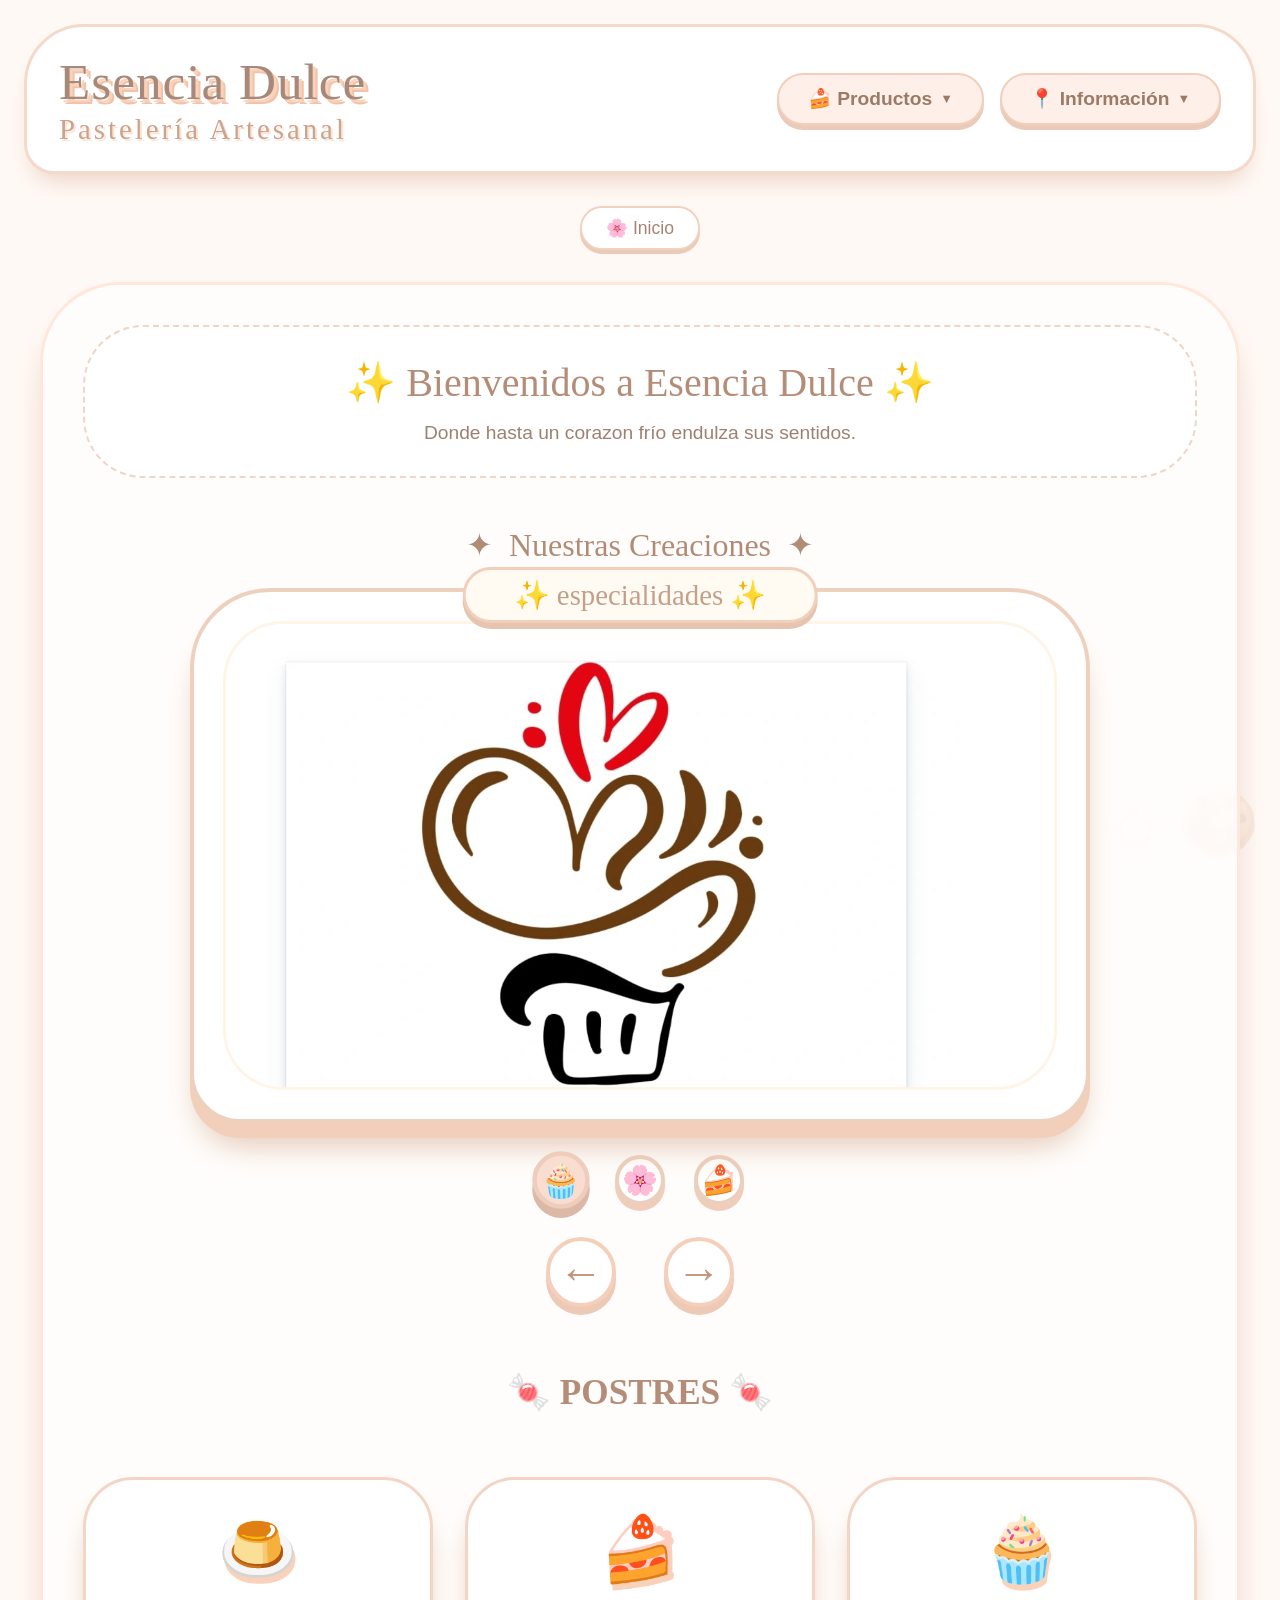
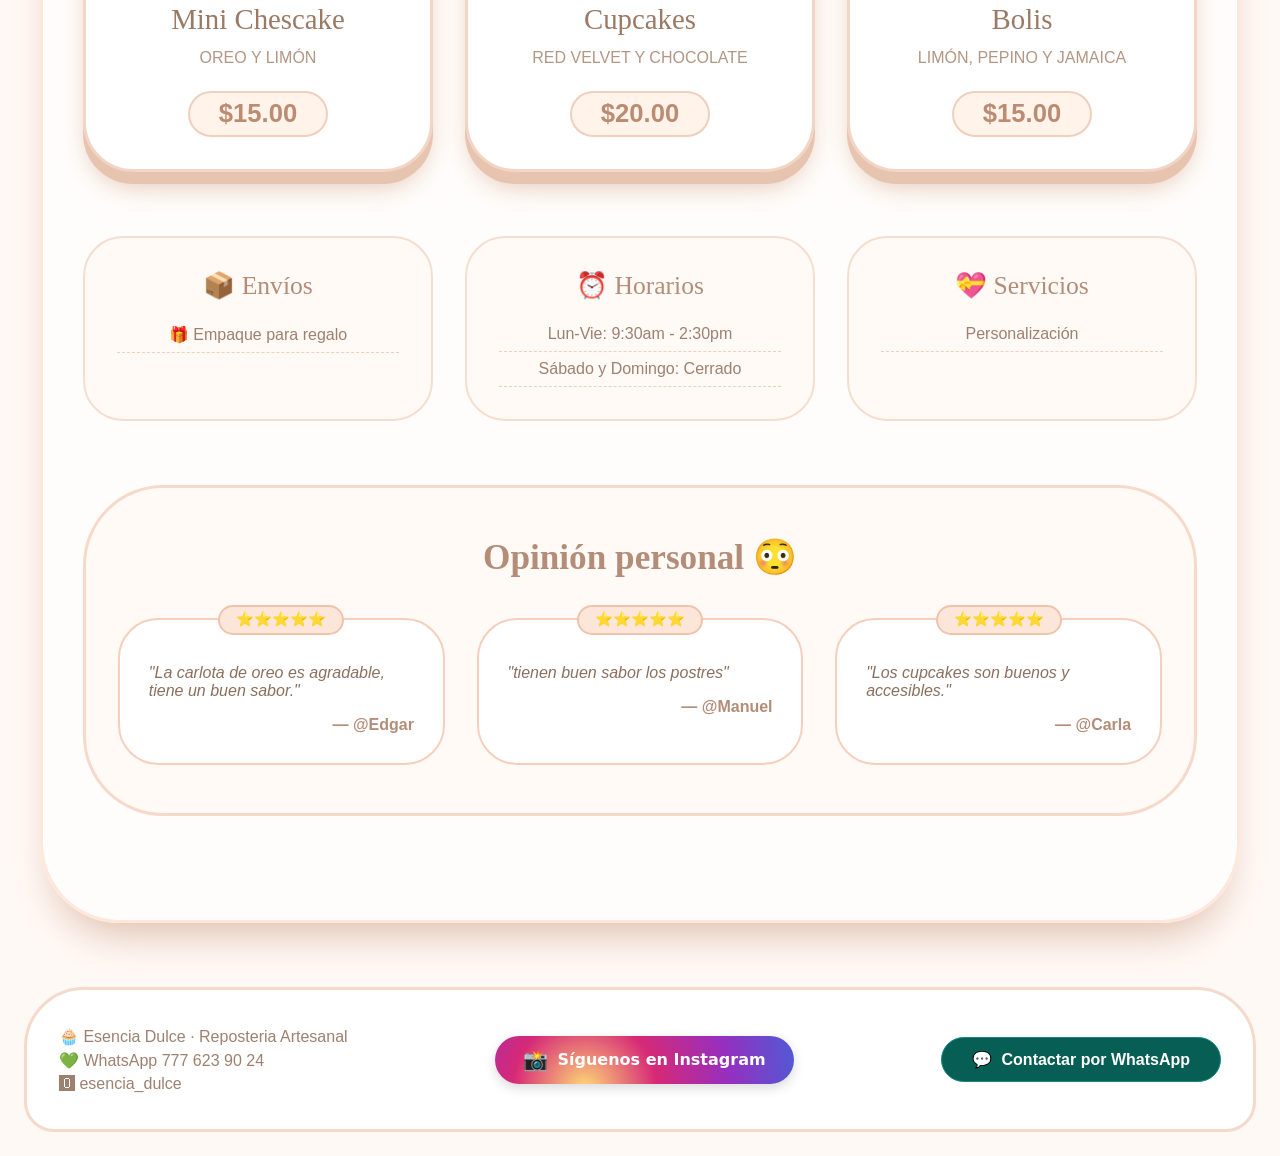
<file: index.html>
<!DOCTYPE html>
<html lang="es">
<head>
    <meta charset="UTF-8">
    <meta http-equiv="X-UA-Compatible" content="IE=edge">
    <meta name="viewport" content="width=device-width, initial-scale=1.0">
    <title>Escencia Dulce · pastelería</title>
    <style>
        * {
            margin: 0;
            padding: 0;
            box-sizing: border-box;
        }

        body {
            font-family: 'Quicksand', 'Poppins', 'Segoe UI', sans-serif;
            background: #fff9f5;
            min-height: 100vh;
            padding: 1.5rem;
            position: relative;
        }

        /* Fondo decorativo */
        body::before {
            content: "🧁 🌸 🍰 ☁️ ✿ 🍪";
            position: fixed;
            bottom: 20px;
            right: 20px;
            font-size: 4rem;
            opacity: 0.1;
            transform: rotate(-5deg);
            pointer-events: none;
            z-index: 0;
            color: #d9b8a4;
        }

        /* Encabezado con logo y título */
        .header-dulce {
            background: #ffffff;
            border-radius: 60px 60px 30px 30px;
            padding: 1.5rem 2rem;
            margin-bottom: 2rem;
            box-shadow: 0 15px 25px -10px #e9cfc0;
            border: 3px solid #f5d9cb;
            position: relative;
            z-index: 10;
            display: flex;
            flex-wrap: wrap;
            align-items: center;
            justify-content: space-between;
        }

        .logo-area {
            display: flex;
            align-items: center;
            gap: 1rem;
        }

        .logo {
            font-size: 3.5rem;
            filter: drop-shadow(2px 4px 4px #ecc9b5);
        }

        h1 {
            font-family: 'Fredoka One', cursive;
            font-size: 3.2rem;
            color: #a6897a;
            text-shadow: 3px 3px 0 #fad2ba, 5px 5px 0 #f0c4aa;
            letter-spacing: 1px;
            font-weight: 400;
            line-height: 1.2;
        }

        h1 span {
            font-size: 1.8rem;
            display: block;
            color: #c9a48f;
            text-shadow: 2px 2px 0 #ffe4d4;
            letter-spacing: 3px;
        }

        /* Menú principal con dropdown */
        .menu-principal {
            display: flex;
            gap: 1rem;
            flex-wrap: wrap;
        }

        .menu-item {
            position: relative;
        }

        .menu-btn {
            background: #fef0e8;
            border: 2px solid #f2cfbb;
            color: #9b7b68;
            padding: 0.8rem 1.8rem;
            border-radius: 40px;
            font-size: 1.2rem;
            font-weight: 600;
            cursor: pointer;
            display: flex;
            align-items: center;
            gap: 0.5rem;
            box-shadow: 0 5px 0 #eacab8;
            transition: all 0.2s;
        }

        .menu-btn:hover {
            background: #ffffff;
            transform: translateY(2px);
            box-shadow: 0 3px 0 #eacab8;
        }

        .dropdown-content {
            position: absolute;
            top: 100%;
            left: 0;
            background: white;
            min-width: 220px;
            border-radius: 30px;
            padding: 1rem 0;
            border: 3px solid #f5d2bf;
            box-shadow: 0 15px 30px #e9cbb8;
            margin-top: 0.8rem;
            opacity: 0;
            visibility: hidden;
            transform: translateY(-10px);
            transition: all 0.3s;
            z-index: 100;
        }

        .menu-item:hover .dropdown-content {
            opacity: 1;
            visibility: visible;
            transform: translateY(0);
        }

        .dropdown-content a {
            display: block;
            padding: 0.8rem 2rem;
            text-decoration: none;
            color: #8b6f5e;
            font-size: 1.1rem;
            transition: all 0.2s;
            border-left: 4px solid transparent;
        }

        .dropdown-content a:hover {
            background: #fff3ea;
            border-left-color: #f0b89a;
            color: #6e4f3e;
        }

        /* Navegación rápida (versión simplificada) */
        .nav-rapida {
            display: flex;
            flex-wrap: wrap;
            justify-content: center;
            gap: 1rem;
            margin: 2rem 0;
        }

        .nav-rapida a {
            text-decoration: none;
            background: #ffffff;
            border: 2px solid #f2d1c0;
            color: #a58471;
            padding: 0.6rem 1.5rem;
            border-radius: 40px;
            font-size: 1.1rem;
            box-shadow: 0 4px 0 #e9cbb8;
            transition: all 0.2s;
        }

        .nav-rapida a:hover {
            transform: translateY(2px);
            box-shadow: 0 2px 0 #e9cbb8;
            background: #fff9f2;
        }

        /* Contenedor principal de contenido */
        .contenido-dulce {
            max-width: 1200px;
            margin: 0 auto;
            background: rgba(255, 255, 255, 0.7);
            backdrop-filter: blur(5px);
            border-radius: 80px;
            padding: 2.5rem;
            border: 3px solid #ffe7db;
            box-shadow: 0 25px 40px -15px #ddbcab;
            position: relative;
            z-index: 5;
        }

        /* Sección de bienvenida */
        .bienvenida {
            text-align: center;
            margin-bottom: 3rem;
            padding: 2rem;
            background: #ffffffd9;
            border-radius: 60px;
            border: 2px dashed #efd5c5;
        }

        .bienvenida h2 {
            font-size: 2.5rem;
            color: #b48d78;
            margin-bottom: 1rem;
            font-family: 'Fredoka One', cursive;
            font-weight: 400;
        }

        .bienvenida p {
            font-size: 1.2rem;
            color: #9e8070;
            max-width: 700px;
            margin: 0 auto;
        }

        /* Carrusel mejorado */
        .carrusel-seccion {
            margin: 3rem 0 4rem;
        }

        .carrusel-titulo {
            text-align: center;
            font-size: 2rem;
            color: #b18b76;
            margin-bottom: 1.5rem;
            font-family: 'Fredoka One', cursive;
            font-weight: 400;
            display: flex;
            align-items: center;
            justify-content: center;
            gap: 1rem;
        }

        .carrusel-marco {
            position: relative;
            max-width: 900px;
            margin: 0 auto;
            padding: 1.8rem;
            background: #ffffff;
            border: 4px solid #eed0bf;
            border-radius: 80px 80px 50px 50px;
            box-shadow: 0 15px 0 #f1cfbb, 0 30px 35px -10px #e1c0ac;
        }

        .carousel {
            position: relative;
            width: 100%;
            aspect-ratio: 16 / 9;
            border-radius: 60px;
            overflow: hidden;
            border: 3px solid #fff5e7;
        }

        .carousel img {
            position: absolute;
            top: 0;
            left: 0;
            width: 100%;
            height: 100%;
            object-fit: cover;
            opacity: 0;
            transition: opacity 0.9s ease;
            border-radius: 57px;
        }

        .carousel img.active {
            opacity: 1;
            z-index: 2;
        }

        .carrusel-marco::before {
            content: "✨  especialidades  ✨";
            position: absolute;
            top: -25px;
            left: 50%;
            transform: translateX(-50%);
            font-size: 1.8rem;
            background: #fffaf2;
            padding: 0.5rem 3rem;
            border-radius: 60px;
            border: 3px solid #f2cfbb;
            white-space: nowrap;
            box-shadow: 0 6px 0 #e7c4b0;
            color: #c49f8b;
            z-index: 5;
            font-family: 'Fredoka One', cursive;
        }

        /* Indicadores */
        .indicadores-pastel {
            display: flex;
            justify-content: center;
            gap: 1.8rem;
            margin: 2rem 0;
        }

        .punto-pastel {
            width: 50px;
            height: 50px;
            border-radius: 50%;
            background: #ffffff;
            border: 4px solid #ebcfbe;
            cursor: pointer;
            transition: all 0.3s;
            box-shadow: 0 6px 0 #f0cdba;
            font-size: 1.8rem;
            display: flex;
            align-items: center;
            justify-content: center;
            color: #d2aa95;
        }

        .punto-pastel.active {
            background: #f9ddd0;
            transform: scale(1.15);
            border-color: #eecdbd;
            box-shadow: 0 8px 0 #dbb9a6;
            color: #a5775e;
        }

        /* Controles */
        .controles-pastel {
            display: flex;
            justify-content: center;
            gap: 3rem;
            margin: 1rem 0 2rem;
        }

        .btn-pastel {
            width: 70px;
            height: 70px;
            border-radius: 50%;
            background: #ffffff;
            border: 4px solid #f5cfbb;
            color: #c2947d;
            font-size: 2.8rem;
            cursor: pointer;
            box-shadow: 0 8px 0 #edcab6;
            transition: all 0.15s ease;
            display: flex;
            align-items: center;
            justify-content: center;
        }

        .btn-pastel:hover {
            transform: translateY(4px);
            box-shadow: 0 4px 0 #edcab6;
            background: #fbebdf;
        }

        /* Tarjetas de productos */
        .productos-grid {
            display: grid;
            grid-template-columns: repeat(auto-fit, minmax(280px, 1fr));
            gap: 2rem;
            margin: 4rem 0;
        }

        .producto-card {
            background: #ffffff;
            border-radius: 50px;
            padding: 2rem 1.5rem;
            text-align: center;
            border: 3px solid #f2d5c5;
            box-shadow: 0 12px 0 #e7c4b0, 0 20px 30px -8px #e1beaa;
            transition: all 0.3s;
        }

        .producto-card:hover {
            transform: translateY(-5px);
            box-shadow: 0 15px 0 #e7c4b0, 0 25px 35px -8px #dbb39d;
        }

        .producto-emoji {
            font-size: 4rem;
            margin-bottom: 1rem;
            filter: drop-shadow(2px 6px 0 #fad2ba);
        }

        .producto-card h3 {
            font-size: 1.8rem;
            color: #9b7a65;
            margin-bottom: 0.8rem;
            font-family: 'Fredoka One', cursive;
            font-weight: 400;
        }

        .producto-card p {
            color: #b39684;
            margin-bottom: 1.5rem;
            font-size: 1rem;
        }

        .producto-precio {
            font-size: 1.6rem;
            color: #bb8b72;
            font-weight: bold;
            background: #fff3ea;
            display: inline-block;
            padding: 0.4rem 1.8rem;
            border-radius: 40px;
            border: 2px solid #f0cfbc;
        }

        /* Sección de información */
        .info-secciones {
            display: grid;
            grid-template-columns: repeat(auto-fit, minmax(250px, 1fr));
            gap: 2rem;
            margin: 4rem 0;
        }

        .info-bloque {
            background: #fffaf5;
            border-radius: 40px;
            padding: 2rem;
            text-align: center;
            border: 2px solid #f7ddcf;
        }

        .info-bloque h4 {
            font-size: 1.6rem;
            color: #b48d78;
            margin-bottom: 1rem;
            font-family: 'Fredoka One', cursive;
            font-weight: 400;
        }

        .info-bloque ul {
            list-style: none;
        }

        .info-bloque li {
            padding: 0.5rem 0;
            color: #9e8070;
            border-bottom: 1px dashed #f0cfbc;
        }

        /* Testimonios */
        .testimonios {
            background: #fffaf5;
            border-radius: 80px;
            padding: 3rem 2rem;
            margin: 4rem 0;
            border: 3px solid #f7d9c9;
        }

        .testimonios h3 {
            text-align: center;
            font-size: 2.2rem;
            color: #b48d78;
            margin-bottom: 2.5rem;
            font-family: 'Fredoka One', cursive;
        }

        .testimonios-grid {
            display: grid;
            grid-template-columns: repeat(auto-fit, minmax(280px, 1fr));
            gap: 2rem;
        }

        .testimonio {
            background: white;
            border-radius: 40px;
            padding: 1.8rem;
            border: 2px solid #f5cfbb;
            position: relative;
        }

        .testimonio::before {
            content: "⭐⭐⭐⭐⭐";
            position: absolute;
            top: -15px;
            left: 50%;
            transform: translateX(-50%);
            background: #fce6d9;
            padding: 0.3rem 1rem;
            border-radius: 30px;
            font-size: 0.9rem;
            border: 2px solid #f0c4aa;
        }

        .testimonio p {
            color: #8b6f5e;
            font-style: italic;
            margin: 1rem 0;
        }

        .testimonio-autor {
            color: #b48d78;
            font-weight: bold;
            text-align: right;
        }

        /* Footer */
        .footer-dulce {
            margin-top: 4rem;
            padding: 2rem;
            background: #ffffff;
            border-radius: 60px 60px 30px 30px;
            border: 3px solid #f5d9cb;
            display: flex;
            flex-wrap: wrap;
            justify-content: space-between;
            align-items: center;
            gap: 2rem;
        }

        .footer-info p {
            color: #9e8070;
            margin: 0.3rem 0;
        }

        .footer-social {
            display: flex;
            gap: 1.5rem;
        }

        .footer-social span {
            font-size: 2rem;
            cursor: pointer;
            filter: drop-shadow(2px 2px 0 #fad2ba);
            transition: all 0.2s;
        }

        .footer-social span:hover {
            transform: scale(1.1);
        }

        .newsletter {
            display: flex;
            gap: 0.5rem;
        }

        .newsletter input {
            padding: 0.8rem 1.5rem;
            border-radius: 40px;
            border: 2px solid #f2cfbb;
            background: #fffaf5;
            font-family: inherit;
        }

        .newsletter button {
            padding: 0.8rem 1.8rem;
            border-radius: 40px;
            border: none;
            background: #fad2ba;
            color: #7a5b48;
            font-weight: bold;
            cursor: pointer;
            border: 2px solid #eacab8;
        }

        /* Responsive */
        @media (max-width: 800px) {
            .header-dulce {
                flex-direction: column;
                text-align: center;
                gap: 1rem;
            }
            
            h1 {
                font-size: 2.5rem;
            }
            
            .carrusel-marco::before {
                font-size: 1.2rem;
                padding: 0.3rem 1rem;
                white-space: normal;
                width: 90%;
            }
        }
    </style>
</head>
<body>
    <div class="header-dulce">
        <div class="logo-area">
            <h1>Esencia Dulce<br><span>Pastelería Artesanal</span></h1>
        </div>
        
        <!-- Menú con dropdowns -->
        <div class="menu-principal">
            <div class="menu-item">
                <button class="menu-btn">🍰 Productos <span style="font-size:0.8rem;">▼</span></button>
                <div class="dropdown-content">
                    <a href="menu/cheesecake.html">Cheesecake</a> 
                    <a href="menu/cupcake.html">Cupcakes</a>
                    <a href="menu/bolis.html">Bolis</a>
                </div>
           </div>
            
                   
            <div class="menu-item">
                <button class="menu-btn">📍 Información <span style="font-size:0.8rem;">▼</span></button>
                <div class="dropdown-content">
                    <a href="nosotros.html">Sobre nosotros</a>
                     <a href="whatsApp.html">Ordenes</a>
                </div>
            </div>
        </div>
    </div>

    <!-- Navegación rápida -->
    <div class="nav-rapida">
        <a href="index.html">🌸 Inicio</a>
    </div>

    <div class="contenido-dulce">
        <!-- Bienvenida -->
        <div class="bienvenida">
            <h2>✨ Bienvenidos a Esencia Dulce ✨</h2>
            <p>Donde hasta un corazon frío endulza sus sentidos.</p>
        </div>

        <!-- Carrusel -->
        <div class="carrusel-seccion">
            <div class="carrusel-titulo">
                <span>✦︎</span> Nuestras Creaciones <span>✦︎</span>
            </div>
            <div class="carrusel-marco">
                <div class="carousel" id="carruselEsencia">
                    <img src="imaganes/imagen3.jpeg" class="active" alt="dulce 1" alt="descripción" style="width: 740px; height: auto;">  
                    <img src="imaganes/imagen2.jpeg" alt="dulce 2">
                    <img src="imaganes/limon.jpg" alt="dulce 3">
                </div>
            </div>

            <div class="indicadores-pastel" id="indicadoresEsencia"></div>

            <div class="controles-pastel">
                <button class="btn-pastel" id="btnPrev">←</button>
                <button class="btn-pastel" id="btnNext">→</button>
            </div>
        </div>

        <!-- Productos destacados -->
        <h2 style="text-align: center; color: #b48d78; font-size: 2.2rem; margin: 3rem 0 1rem; font-family: 'Fredoka One';">🍬 POSTRES 🍬</h2>
        <div class="productos-grid">
            <div class="producto-card">
                <div class="producto-emoji"> 🍮</div>
                <h3>Mini Chescake</h3>
                <p> OREO Y LIMÓN</p>
                <div class="producto-precio">$15.00</div>
            </div>
            <div class="producto-card">
                <div class="producto-emoji"> 🍰</div>
                <h3>Cupcakes </h3>
                <p> RED VELVET Y CHOCOLATE</p>
                <div class="producto-precio">$20.00</div>
            </div>
            <div class="producto-card">
                <div class="producto-emoji"> 🧁</div>
                <h3>Bolis</h3>
                <p>LIMÓN, PEPINO Y JAMAICA</p>
                <div class="producto-precio">$15.00</div>
            </div>
        </div>

        <!-- Secciones de información -->
        <div class="info-secciones">
            <div class="info-bloque">
                <h4>📦 Envíos</h4>
                <ul>
                    <li>🎁 Empaque para regalo</li>
                </ul>
            </div>
            <div class="info-bloque">
                <h4>⏰ Horarios</h4>
                <ul>
                    <li>Lun-Vie: 9:30am - 2:30pm</li>
                    <li> Sábado y Domingo: Cerrado</li>
                </ul>
            </div>
            <div class="info-bloque">
                <h4>💝 Servicios</h4>
                <ul>
                    <li>Personalización</li>
                </ul>
            </div>
        </div>

        <!-- Testimonios -->
        <div class="testimonios">
            <h3>Opinión personal 😳</h3>
            <div class="testimonios-grid">
                <div class="testimonio">
                    <p>"La carlota de oreo es agradable, tiene un buen sabor."</p>
                    <div class="testimonio-autor">— @Edgar</div>
                </div>
                <div class="testimonio">
                    <p>"tienen buen sabor los postres"</p>
                    <div class="testimonio-autor">— @Manuel</div>
                </div>
                <div class="testimonio">
                    <p>"Los cupcakes son buenos y accesibles."</p>
                    <div class="testimonio-autor">— @Carla</div>
                </div>
            </div>
        </div>
    </div>

    <!-- Footer -->
    <div class="footer-dulce">
        <div class="footer-info">
            <p>🧁 Esencia Dulce · Reposteria  Artesanal</p>
         <p>💚 WhatsApp 
        777 623 90 24</p>
         <p> 🅾 esencia_dulce</p>
        </div>
  <a href="https://www.instagram.com/esencia_dulce__/" target="_blank" rel="noopener noreferrer"
   style="display: inline-flex; align-items: center; gap: 10px;
          background: radial-gradient(circle at 30% 110%, #feda77, #d62976, #962fbf, #4f5bd5);
          color: white; padding: 12px 28px; border-radius: 50px;
          text-decoration: none; font-weight: 600; font-size: 16px;
          font-family: system-ui, sans-serif; transition: all 0.3s ease;
          box-shadow: 0 4px 12px rgba(0,0,0,0.15); border: none;
          cursor: pointer;"
   onmouseover="this.style.transform='translateY(-3px)'; this.style.boxShadow='0 8px 20px rgba(0,0,0,0.2)';"
   onmouseout="this.style.transform='translateY(0)'; this.style.boxShadow='0 4px 12px rgba(0,0,0,0.15)';">
   <span style="font-size: 20px;">📸</span> Síguenos en Instagram


   <a href="https://wa.me/527776239024?text=Hola%2C%20quisiera%20ordenar"
   target="_blank"
   style="display: inline-flex; align-items: center; gap: 10px;
          background: #075E54; color: white; padding: 12px 30px;
          border-radius: 40px; text-decoration: none; font-weight: 600;
          font-family: Arial, sans-serif; font-size: 16px;
          transition: 0.2s; border: 1px solid #128C7E;">
    <span>💬</span> 
    Contactar por WhatsApp
</a>
</a>

</a>
</a>
        </div>
        <div class="newsletter">

        </div>
    </div>

    <!-- JavaScript del carrusel -->
    <script>
        (function() {
            const carrusel = document.getElementById('carruselEsencia');
            const imagenes = carrusel.querySelectorAll('img');
            const indicadoresDiv = document.getElementById('indicadoresEsencia');
            const btnPrev = document.getElementById('btnPrev');
            const btnNext = document.getElementById('btnNext');
            
            let indiceActivo = 0;
            let timer;

            const simbolos = ['🧁', '🌸', '🍰', '✨', '🍪'];
            
            imagenes.forEach((_, i) => {
                const punto = document.createElement('button');
                punto.classList.add('punto-pastel');
                punto.textContent = simbolos[i % simbolos.length];
                if (i === 0) punto.classList.add('active');
                punto.addEventListener('click', () => irAImagen(i));
                indicadoresDiv.appendChild(punto);
            });

            const puntos = document.querySelectorAll('.punto-pastel');

            function irAImagen(nuevoIndice) {
                if (nuevoIndice < 0) nuevoIndice = imagenes.length - 1;
                if (nuevoIndice >= imagenes.length) nuevoIndice = 0;

                imagenes.forEach(img => img.classList.remove('active'));
                imagenes[nuevoIndice].classList.add('active');

                puntos.forEach((punto, i) => {
                    if (i === nuevoIndice) {
                        punto.classList.add('active');
                    } else {
                        punto.classList.remove('active');
                    }
                });

                indiceActivo = nuevoIndice;
            }

            function siguiente() {
                irAImagen(indiceActivo + 1);
                reiniciarTimer();
            }

            function anterior() {
                irAImagen(indiceActivo - 1);
                reiniciarTimer();
            }

            function reiniciarTimer() {
                if (timer) clearInterval(timer);
                timer = setInterval(siguiente, 5000);
            }

            btnNext.addEventListener('click', siguiente);
            btnPrev.addEventListener('click', anterior);
            reiniciarTimer();

            const marcoCarrusel = document.querySelector('.carrusel-marco');
            marcoCarrusel.addEventListener('mouseenter', () => {
                if (timer) clearInterval(timer);
            });

            marcoCarrusel.addEventListener('mouseleave', () => {
                reiniciarTimer();
            });
        })();
    </script>
</body>
</html>
</file>
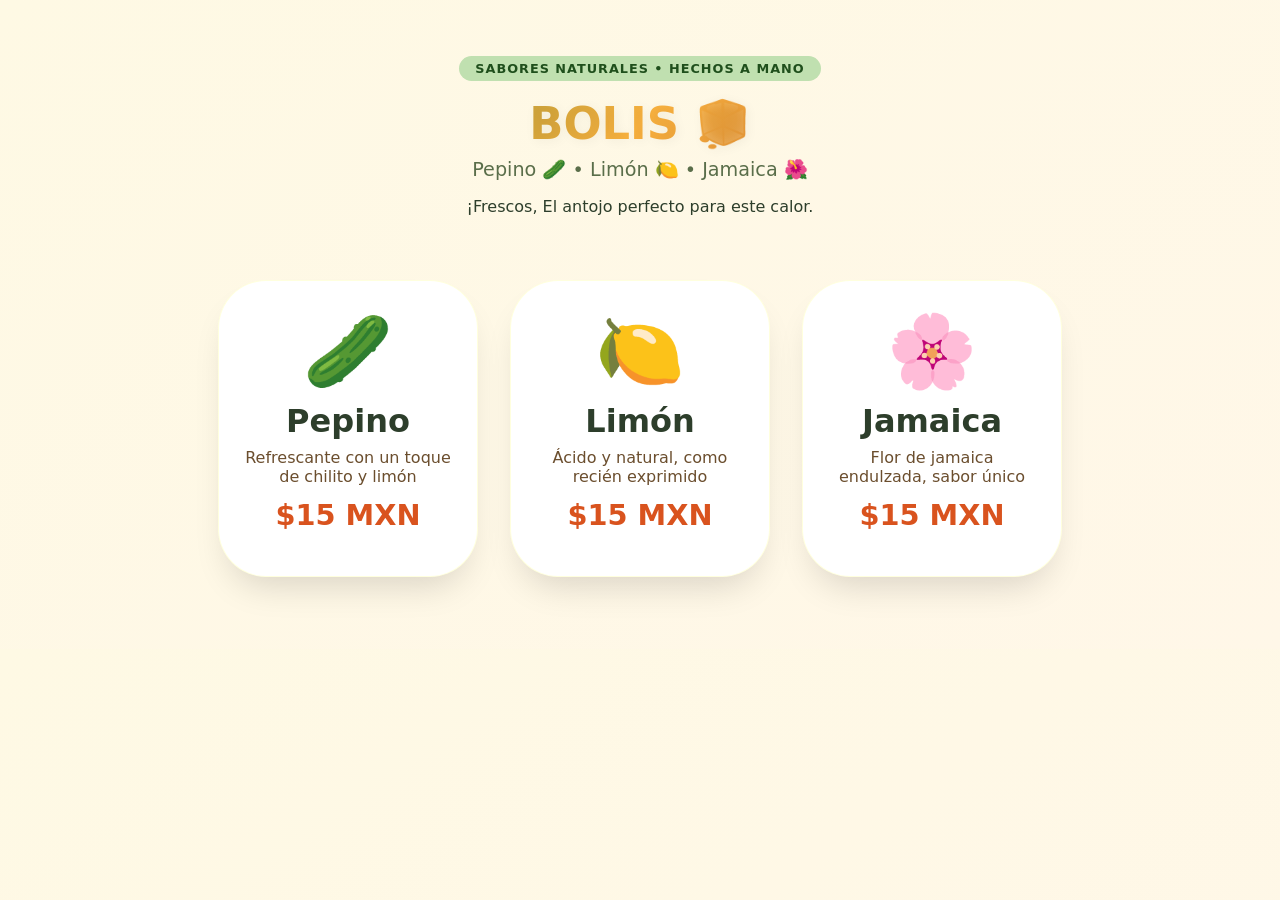
<file: bolis.html>
<!DOCTYPE html>
<html lang="es">
<head>
    <meta charset="UTF-8">
    <meta name="viewport" content="width=device-width, initial-scale=1.0, user-scalable=yes">
    <title>Bolis Artesanales | Pepino, Limón y Jamaica</title>
    <style>
        * {
            margin: 0;
            padding: 0;
            box-sizing: border-box;
        }

        body {
            font-family: 'Segoe UI', 'Poppins', system-ui, -apple-system, 'Roboto', sans-serif;
            background: linear-gradient(145deg, #fef9e4 0%, #fff7e8 100%);
            color: #2d3e2b;
            scroll-behavior: smooth;
        }

        /* contenedor principal */
        .container {
            max-width: 1200px;
            margin: 0 auto;
            padding: 1.5rem;
        }

        /* encabezado */
        .header {
            text-align: center;
            padding: 2rem 0 1rem;
        }

        .badge {
            background: #c0e0b0;
            color: #1f4f1c;
            display: inline-block;
            padding: 0.3rem 1rem;
            border-radius: 40px;
            font-weight: 600;
            font-size: 0.8rem;
            letter-spacing: 1px;
            margin-bottom: 1rem;
        }

        h1 {
            font-size: 2.8rem;
            font-weight: 800;
            background: linear-gradient(135deg, #2c6e2c, #f9b23f, #b23c1c);
            background-clip: text;
            -webkit-background-clip: text;
            color: transparent;
            text-shadow: 2px 2px 12px rgba(0,0,0,0.05);
            margin-bottom: 0.5rem;
        }

        .tagline {
            font-size: 1.2rem;
            color: #5a6e4a;
            font-weight: 500;
            margin-bottom: 1rem;
        }

        /* tarjetas de sabores */
        .sabores {
            display: flex;
            flex-wrap: wrap;
            justify-content: center;
            gap: 2rem;
            margin: 3rem 0;
        }

        .card {
            background: white;
            border-radius: 48px;
            padding: 1.8rem 1.5rem 2rem;
            width: 260px;
            text-align: center;
            box-shadow: 0 20px 35px -12px rgba(0, 0, 0, 0.15);
            transition: transform 0.2s ease, box-shadow 0.2s;
            backdrop-filter: blur(2px);
            border: 1px solid rgba(255,255,200,0.6);
        }

        .card:hover {
            transform: translateY(-10px);
            box-shadow: 0 30px 40px -12px rgba(0, 0, 0, 0.2);
        }

        .emoji-sabor {
            font-size: 4.5rem;
            margin-bottom: 0.5rem;
        }

        .card h3 {
            font-size: 2rem;
            font-weight: 700;
            margin-bottom: 0.5rem;
        }

        .card p {
            color: #6b4e2e;
            font-weight: 500;
            margin: 0.5rem 0;
        }

        .precio {
            font-size: 1.8rem;
            font-weight: 800;
            color: #d9531e;
            margin: 0.75rem 0;
        }

        .btn-sabor {
            background: #f4cba4;
            border: none;
            padding: 0.6rem 1.2rem;
            border-radius: 60px;
            font-weight: 600;
            font-size: 0.9rem;
            cursor: pointer;
            transition: 0.2s;
            margin-top: 0.5rem;
            color: #3b2a1f;
        }

        .btn-sabor:hover {
            background: #ffb347;
            color: white;
            transform: scale(1.02);
        }

        /* promo especial */
        .promo-banner {
            background: #ffe0b5;
            border-radius: 70px;
            padding: 1.5rem 2rem;
            display: flex;
            flex-wrap: wrap;
            align-items: center;
            justify-content: space-between;
            margin: 2rem 0;
            gap: 1rem;
            border: 2px dashed #f3a683;
        }

        .promo-text h4 {
            font-size: 1.8rem;
            font-weight: 800;
            color: #b64926;
        }

        .promo-text p {
            font-size: 1rem;
        }

        .cupon {
            background: white;
            padding: 0.8rem 1.5rem;
            border-radius: 50px;
            font-weight: bold;
            font-family: monospace;
            font-size: 1.4rem;
            letter-spacing: 2px;
            color: #2c6e2c;
            border: 1px solid #cb8b42;
        }

        /* carrito / pedido simulado */
        .pedido-section {
            background: #f0f3ea;
            border-radius: 48px;
            padding: 2rem;
            margin: 2rem 0;
            text-align: center;
        }

        .selector {
            display: flex;
            flex-wrap: wrap;
            justify-content: center;
            gap: 1rem;
            margin: 1.5rem 0;
        }

        .item-pedido {
            background: white;
            padding: 0.6rem 1.2rem;
            border-radius: 100px;
            display: inline-flex;
            align-items: center;
            gap: 0.6rem;
            font-weight: 600;
            box-shadow: 0 2px 6px rgba(0,0,0,0.05);
        }

        .item-pedido button {
            background: #cfe3c3;
            border: none;
            font-size: 1.2rem;
            width: 32px;
            border-radius: 50%;
            cursor: pointer;
            font-weight: bold;
            transition: 0.1s;
        }

        .item-pedido span {
            min-width: 30px;
            text-align: center;
            font-size: 1.2rem;
        }

        .total {
            font-size: 1.8rem;
            font-weight: 800;
            margin: 1rem 0;
        }

        .btn-pedir {
            background: #2c6e2c;
            color: white;
            border: none;
            padding: 0.9rem 2.5rem;
            font-size: 1.2rem;
            font-weight: bold;
            border-radius: 60px;
            cursor: pointer;
            transition: 0.2s;
            box-shadow: 0 8px 14px rgba(0,0,0,0.1);
        }

        .btn-pedir:hover {
            background: #1f521f;
            transform: scale(1.02);
        }

        .mensaje-flotante {
            position: fixed;
            bottom: 20px;
            right: 20px;
            background: #2e7d32;
            color: white;
            padding: 12px 24px;
            border-radius: 40px;
            font-weight: 500;
            opacity: 0;
            transition: opacity 0.3s;
            pointer-events: none;
            z-index: 1000;
            box-shadow: 0 4px 12px rgba(0,0,0,0.2);
        }

        footer {
            text-align: center;
            padding: 2rem 0 1rem;
            font-size: 0.8rem;
            color: #8f9e7c;
        }

        @media (max-width: 680px) {
            h1 { font-size: 2rem; }
            .card { width: 220px; }
            .promo-banner { flex-direction: column; text-align: center; }
        }
    </style>
</head>
<body>
<div class="container">
    <div class="header">
        <div class="badge"> SABORES NATURALES • HECHOS A MANO</div>
        <h1> BOLIS  🧊</h1>
        <div class="tagline">Pepino 🥒 • Limón 🍋 • Jamaica 🌺</div>
        <p>¡Frescos, El antojo perfecto para este calor.</p>
    </div>

    <!-- Tarjetas de sabores -->
    <div class="sabores">
        <div class="card">
            <div class="emoji-sabor">🥒</div>
            <h3>Pepino</h3>
            <p>Refrescante con un toque de chilito y limón</p>
            <div class="precio">$15 MXN</div>
        </div>
        <div class="card">
            <div class="emoji-sabor">🍋</div>
            <h3>Limón</h3>
            <p>Ácido y natural, como recién exprimido</p>
            <div class="precio">$15 MXN</div>
        </div>
        <div class="card">
            <div class="emoji-sabor">🌸</div>
            <h3>Jamaica</h3>
            <p>Flor de jamaica endulzada, sabor único</p>
            <div class="precio">$15 MXN</div>
        </div>
    </div>
</file>
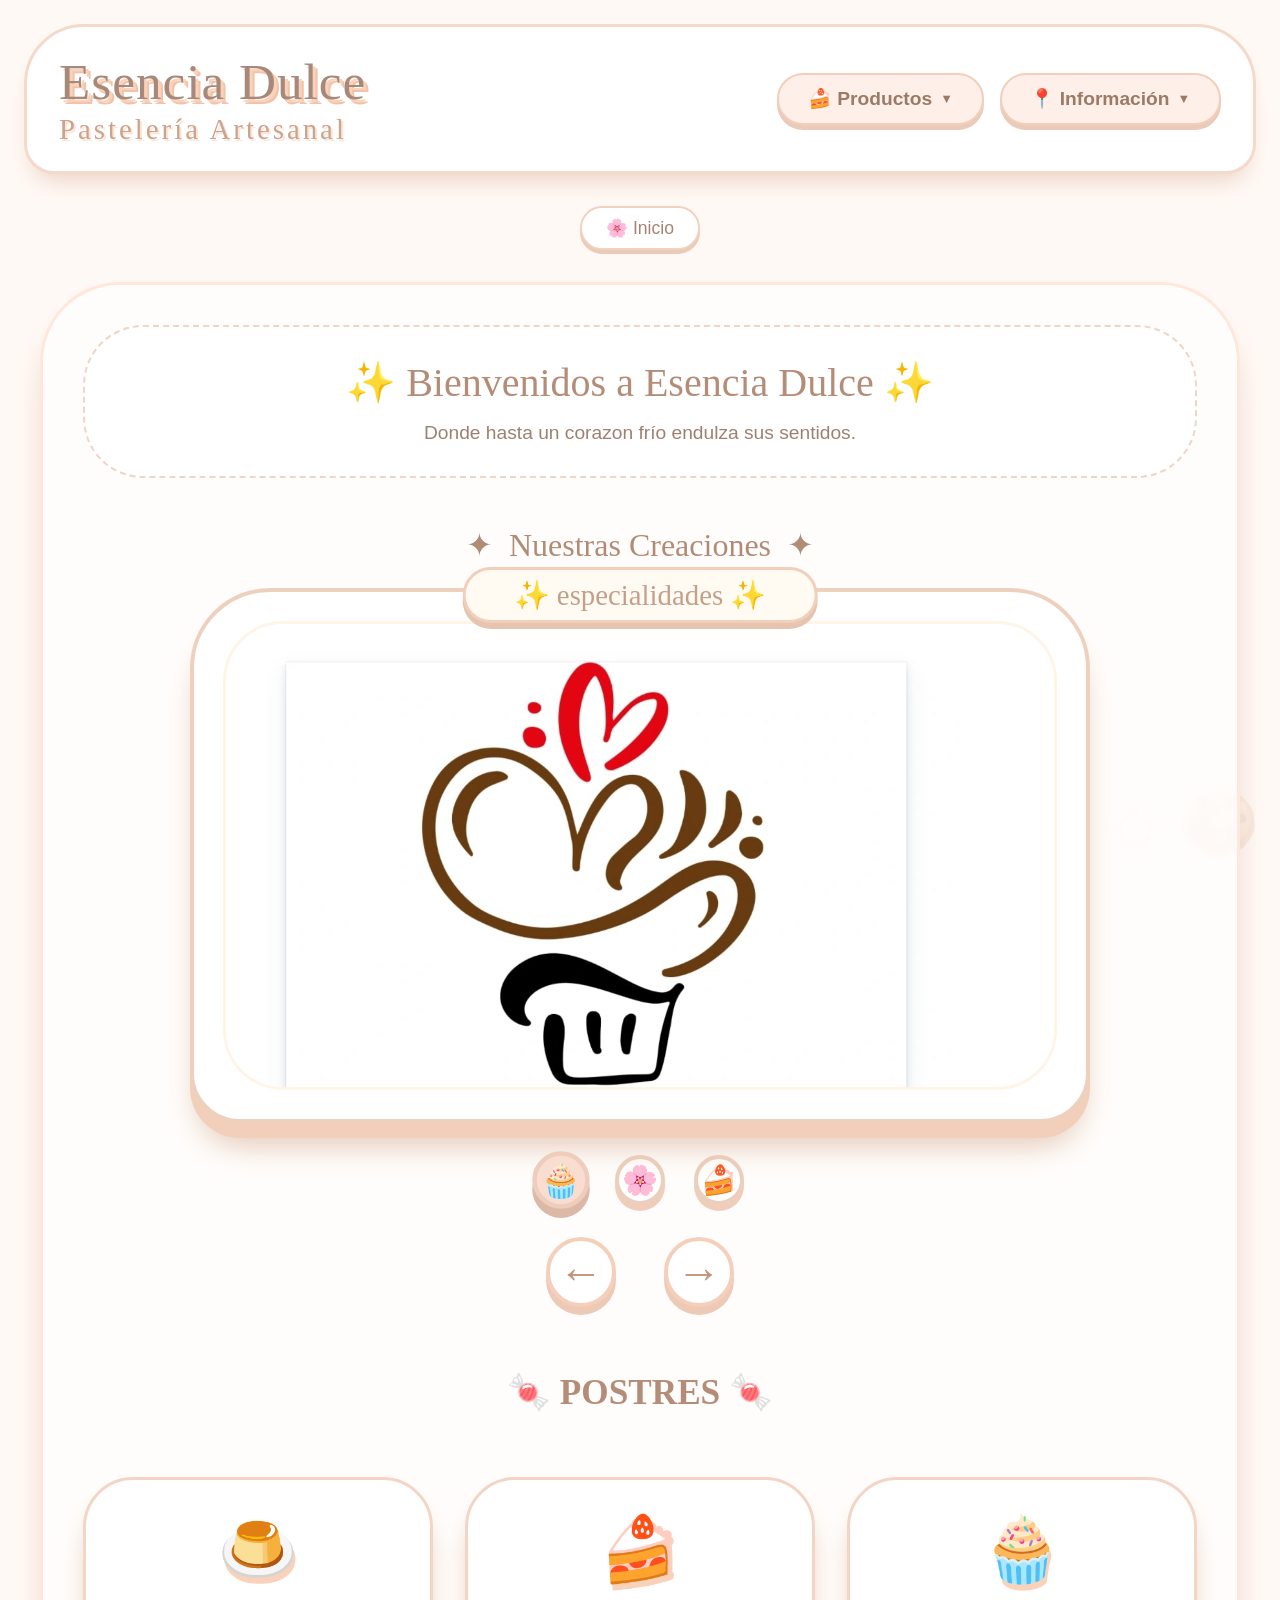
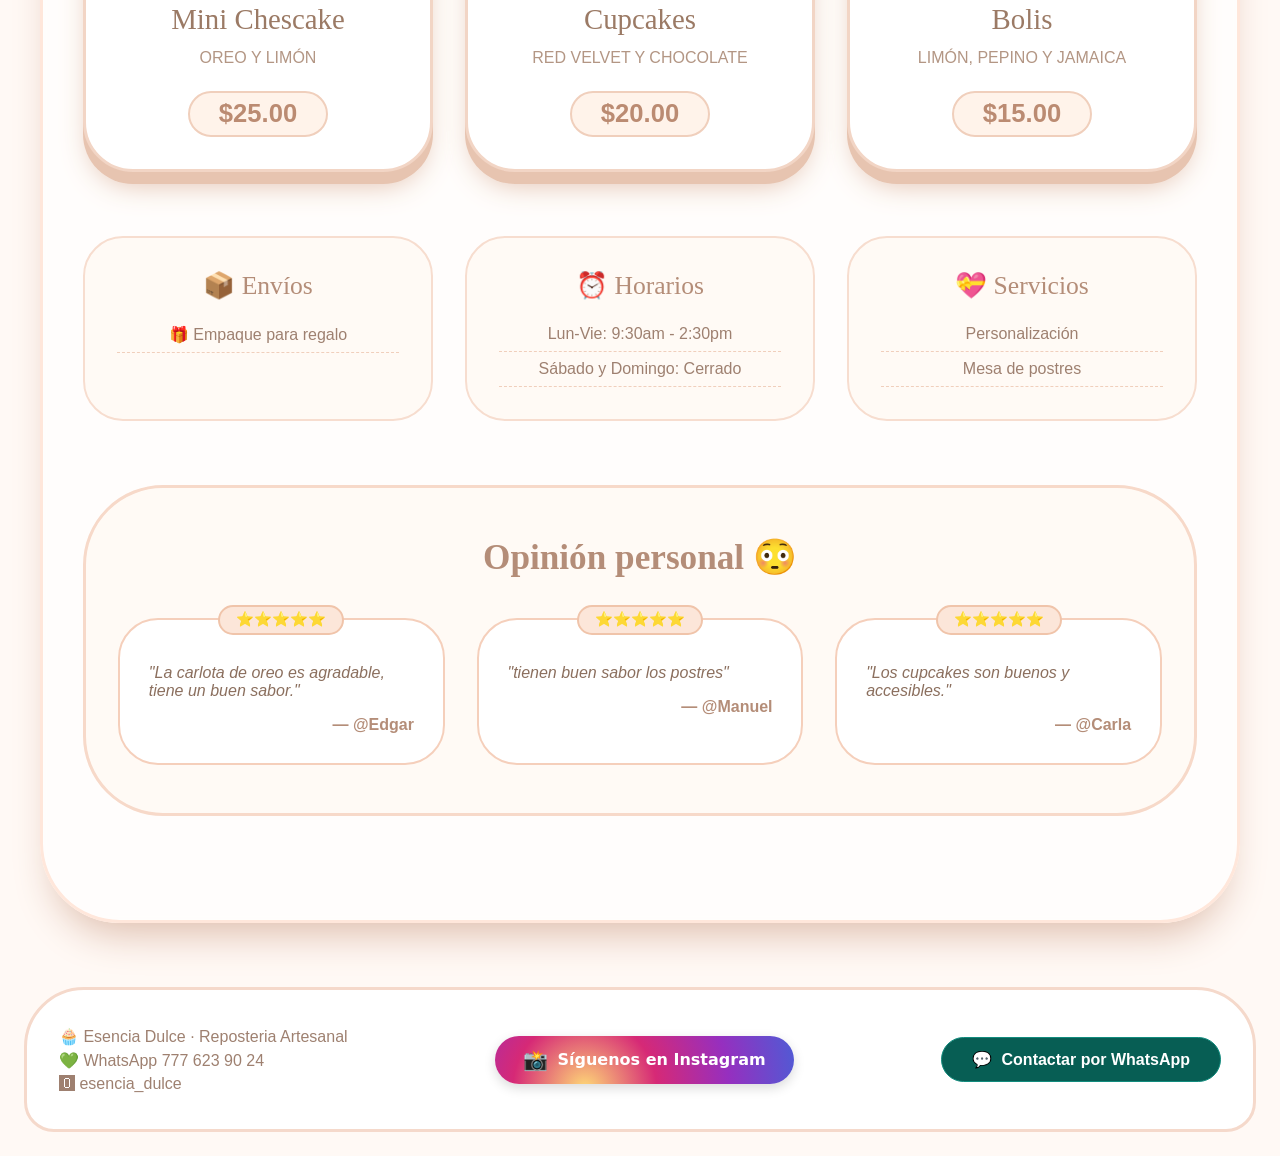
<file: esecia dulce.html>
<!DOCTYPE html>
<html lang="es">
<head>
    <meta charset="UTF-8">
    <meta http-equiv="X-UA-Compatible" content="IE=edge">
    <meta name="viewport" content="width=device-width, initial-scale=1.0">
    <title>Escencia Dulce · pastelería</title>
    <style>
        * {
            margin: 0;
            padding: 0;
            box-sizing: border-box;
        }

        body {
            font-family: 'Quicksand', 'Poppins', 'Segoe UI', sans-serif;
            background: #fff9f5;
            min-height: 100vh;
            padding: 1.5rem;
            position: relative;
        }

        /* Fondo decorativo */
        body::before {
            content: "🧁 🌸 🍰 ☁️ ✿ 🍪";
            position: fixed;
            bottom: 20px;
            right: 20px;
            font-size: 4rem;
            opacity: 0.1;
            transform: rotate(-5deg);
            pointer-events: none;
            z-index: 0;
            color: #d9b8a4;
        }

        /* Encabezado con logo y título */
        .header-dulce {
            background: #ffffff;
            border-radius: 60px 60px 30px 30px;
            padding: 1.5rem 2rem;
            margin-bottom: 2rem;
            box-shadow: 0 15px 25px -10px #e9cfc0;
            border: 3px solid #f5d9cb;
            position: relative;
            z-index: 10;
            display: flex;
            flex-wrap: wrap;
            align-items: center;
            justify-content: space-between;
        }

        .logo-area {
            display: flex;
            align-items: center;
            gap: 1rem;
        }

        .logo {
            font-size: 3.5rem;
            filter: drop-shadow(2px 4px 4px #ecc9b5);
        }

        h1 {
            font-family: 'Fredoka One', cursive;
            font-size: 3.2rem;
            color: #a6897a;
            text-shadow: 3px 3px 0 #fad2ba, 5px 5px 0 #f0c4aa;
            letter-spacing: 1px;
            font-weight: 400;
            line-height: 1.2;
        }

        h1 span {
            font-size: 1.8rem;
            display: block;
            color: #c9a48f;
            text-shadow: 2px 2px 0 #ffe4d4;
            letter-spacing: 3px;
        }

        /* Menú principal con dropdown */
        .menu-principal {
            display: flex;
            gap: 1rem;
            flex-wrap: wrap;
        }

        .menu-item {
            position: relative;
        }

        .menu-btn {
            background: #fef0e8;
            border: 2px solid #f2cfbb;
            color: #9b7b68;
            padding: 0.8rem 1.8rem;
            border-radius: 40px;
            font-size: 1.2rem;
            font-weight: 600;
            cursor: pointer;
            display: flex;
            align-items: center;
            gap: 0.5rem;
            box-shadow: 0 5px 0 #eacab8;
            transition: all 0.2s;
        }

        .menu-btn:hover {
            background: #ffffff;
            transform: translateY(2px);
            box-shadow: 0 3px 0 #eacab8;
        }

        .dropdown-content {
            position: absolute;
            top: 100%;
            left: 0;
            background: white;
            min-width: 220px;
            border-radius: 30px;
            padding: 1rem 0;
            border: 3px solid #f5d2bf;
            box-shadow: 0 15px 30px #e9cbb8;
            margin-top: 0.8rem;
            opacity: 0;
            visibility: hidden;
            transform: translateY(-10px);
            transition: all 0.3s;
            z-index: 100;
        }

        .menu-item:hover .dropdown-content {
            opacity: 1;
            visibility: visible;
            transform: translateY(0);
        }

        .dropdown-content a {
            display: block;
            padding: 0.8rem 2rem;
            text-decoration: none;
            color: #8b6f5e;
            font-size: 1.1rem;
            transition: all 0.2s;
            border-left: 4px solid transparent;
        }

        .dropdown-content a:hover {
            background: #fff3ea;
            border-left-color: #f0b89a;
            color: #6e4f3e;
        }

        /* Navegación rápida (versión simplificada) */
        .nav-rapida {
            display: flex;
            flex-wrap: wrap;
            justify-content: center;
            gap: 1rem;
            margin: 2rem 0;
        }

        .nav-rapida a {
            text-decoration: none;
            background: #ffffff;
            border: 2px solid #f2d1c0;
            color: #a58471;
            padding: 0.6rem 1.5rem;
            border-radius: 40px;
            font-size: 1.1rem;
            box-shadow: 0 4px 0 #e9cbb8;
            transition: all 0.2s;
        }

        .nav-rapida a:hover {
            transform: translateY(2px);
            box-shadow: 0 2px 0 #e9cbb8;
            background: #fff9f2;
        }

        /* Contenedor principal de contenido */
        .contenido-dulce {
            max-width: 1200px;
            margin: 0 auto;
            background: rgba(255, 255, 255, 0.7);
            backdrop-filter: blur(5px);
            border-radius: 80px;
            padding: 2.5rem;
            border: 3px solid #ffe7db;
            box-shadow: 0 25px 40px -15px #ddbcab;
            position: relative;
            z-index: 5;
        }

        /* Sección de bienvenida */
        .bienvenida {
            text-align: center;
            margin-bottom: 3rem;
            padding: 2rem;
            background: #ffffffd9;
            border-radius: 60px;
            border: 2px dashed #efd5c5;
        }

        .bienvenida h2 {
            font-size: 2.5rem;
            color: #b48d78;
            margin-bottom: 1rem;
            font-family: 'Fredoka One', cursive;
            font-weight: 400;
        }

        .bienvenida p {
            font-size: 1.2rem;
            color: #9e8070;
            max-width: 700px;
            margin: 0 auto;
        }

        /* Carrusel mejorado */
        .carrusel-seccion {
            margin: 3rem 0 4rem;
        }

        .carrusel-titulo {
            text-align: center;
            font-size: 2rem;
            color: #b18b76;
            margin-bottom: 1.5rem;
            font-family: 'Fredoka One', cursive;
            font-weight: 400;
            display: flex;
            align-items: center;
            justify-content: center;
            gap: 1rem;
        }

        .carrusel-marco {
            position: relative;
            max-width: 900px;
            margin: 0 auto;
            padding: 1.8rem;
            background: #ffffff;
            border: 4px solid #eed0bf;
            border-radius: 80px 80px 50px 50px;
            box-shadow: 0 15px 0 #f1cfbb, 0 30px 35px -10px #e1c0ac;
        }

        .carousel {
            position: relative;
            width: 100%;
            aspect-ratio: 16 / 9;
            border-radius: 60px;
            overflow: hidden;
            border: 3px solid #fff5e7;
        }

        .carousel img {
            position: absolute;
            top: 0;
            left: 0;
            width: 100%;
            height: 100%;
            object-fit: cover;
            opacity: 0;
            transition: opacity 0.9s ease;
            border-radius: 57px;
        }

        .carousel img.active {
            opacity: 1;
            z-index: 2;
        }

        .carrusel-marco::before {
            content: "✨  especialidades  ✨";
            position: absolute;
            top: -25px;
            left: 50%;
            transform: translateX(-50%);
            font-size: 1.8rem;
            background: #fffaf2;
            padding: 0.5rem 3rem;
            border-radius: 60px;
            border: 3px solid #f2cfbb;
            white-space: nowrap;
            box-shadow: 0 6px 0 #e7c4b0;
            color: #c49f8b;
            z-index: 5;
            font-family: 'Fredoka One', cursive;
        }

        /* Indicadores */
        .indicadores-pastel {
            display: flex;
            justify-content: center;
            gap: 1.8rem;
            margin: 2rem 0;
        }

        .punto-pastel {
            width: 50px;
            height: 50px;
            border-radius: 50%;
            background: #ffffff;
            border: 4px solid #ebcfbe;
            cursor: pointer;
            transition: all 0.3s;
            box-shadow: 0 6px 0 #f0cdba;
            font-size: 1.8rem;
            display: flex;
            align-items: center;
            justify-content: center;
            color: #d2aa95;
        }

        .punto-pastel.active {
            background: #f9ddd0;
            transform: scale(1.15);
            border-color: #eecdbd;
            box-shadow: 0 8px 0 #dbb9a6;
            color: #a5775e;
        }

        /* Controles */
        .controles-pastel {
            display: flex;
            justify-content: center;
            gap: 3rem;
            margin: 1rem 0 2rem;
        }

        .btn-pastel {
            width: 70px;
            height: 70px;
            border-radius: 50%;
            background: #ffffff;
            border: 4px solid #f5cfbb;
            color: #c2947d;
            font-size: 2.8rem;
            cursor: pointer;
            box-shadow: 0 8px 0 #edcab6;
            transition: all 0.15s ease;
            display: flex;
            align-items: center;
            justify-content: center;
        }

        .btn-pastel:hover {
            transform: translateY(4px);
            box-shadow: 0 4px 0 #edcab6;
            background: #fbebdf;
        }

        /* Tarjetas de productos */
        .productos-grid {
            display: grid;
            grid-template-columns: repeat(auto-fit, minmax(280px, 1fr));
            gap: 2rem;
            margin: 4rem 0;
        }

        .producto-card {
            background: #ffffff;
            border-radius: 50px;
            padding: 2rem 1.5rem;
            text-align: center;
            border: 3px solid #f2d5c5;
            box-shadow: 0 12px 0 #e7c4b0, 0 20px 30px -8px #e1beaa;
            transition: all 0.3s;
        }

        .producto-card:hover {
            transform: translateY(-5px);
            box-shadow: 0 15px 0 #e7c4b0, 0 25px 35px -8px #dbb39d;
        }

        .producto-emoji {
            font-size: 4rem;
            margin-bottom: 1rem;
            filter: drop-shadow(2px 6px 0 #fad2ba);
        }

        .producto-card h3 {
            font-size: 1.8rem;
            color: #9b7a65;
            margin-bottom: 0.8rem;
            font-family: 'Fredoka One', cursive;
            font-weight: 400;
        }

        .producto-card p {
            color: #b39684;
            margin-bottom: 1.5rem;
            font-size: 1rem;
        }

        .producto-precio {
            font-size: 1.6rem;
            color: #bb8b72;
            font-weight: bold;
            background: #fff3ea;
            display: inline-block;
            padding: 0.4rem 1.8rem;
            border-radius: 40px;
            border: 2px solid #f0cfbc;
        }

        /* Sección de información */
        .info-secciones {
            display: grid;
            grid-template-columns: repeat(auto-fit, minmax(250px, 1fr));
            gap: 2rem;
            margin: 4rem 0;
        }

        .info-bloque {
            background: #fffaf5;
            border-radius: 40px;
            padding: 2rem;
            text-align: center;
            border: 2px solid #f7ddcf;
        }

        .info-bloque h4 {
            font-size: 1.6rem;
            color: #b48d78;
            margin-bottom: 1rem;
            font-family: 'Fredoka One', cursive;
            font-weight: 400;
        }

        .info-bloque ul {
            list-style: none;
        }

        .info-bloque li {
            padding: 0.5rem 0;
            color: #9e8070;
            border-bottom: 1px dashed #f0cfbc;
        }

        /* Testimonios */
        .testimonios {
            background: #fffaf5;
            border-radius: 80px;
            padding: 3rem 2rem;
            margin: 4rem 0;
            border: 3px solid #f7d9c9;
        }

        .testimonios h3 {
            text-align: center;
            font-size: 2.2rem;
            color: #b48d78;
            margin-bottom: 2.5rem;
            font-family: 'Fredoka One', cursive;
        }

        .testimonios-grid {
            display: grid;
            grid-template-columns: repeat(auto-fit, minmax(280px, 1fr));
            gap: 2rem;
        }

        .testimonio {
            background: white;
            border-radius: 40px;
            padding: 1.8rem;
            border: 2px solid #f5cfbb;
            position: relative;
        }

        .testimonio::before {
            content: "⭐⭐⭐⭐⭐";
            position: absolute;
            top: -15px;
            left: 50%;
            transform: translateX(-50%);
            background: #fce6d9;
            padding: 0.3rem 1rem;
            border-radius: 30px;
            font-size: 0.9rem;
            border: 2px solid #f0c4aa;
        }

        .testimonio p {
            color: #8b6f5e;
            font-style: italic;
            margin: 1rem 0;
        }

        .testimonio-autor {
            color: #b48d78;
            font-weight: bold;
            text-align: right;
        }

        /* Footer */
        .footer-dulce {
            margin-top: 4rem;
            padding: 2rem;
            background: #ffffff;
            border-radius: 60px 60px 30px 30px;
            border: 3px solid #f5d9cb;
            display: flex;
            flex-wrap: wrap;
            justify-content: space-between;
            align-items: center;
            gap: 2rem;
        }

        .footer-info p {
            color: #9e8070;
            margin: 0.3rem 0;
        }

        .footer-social {
            display: flex;
            gap: 1.5rem;
        }

        .footer-social span {
            font-size: 2rem;
            cursor: pointer;
            filter: drop-shadow(2px 2px 0 #fad2ba);
            transition: all 0.2s;
        }

        .footer-social span:hover {
            transform: scale(1.1);
        }

        .newsletter {
            display: flex;
            gap: 0.5rem;
        }

        .newsletter input {
            padding: 0.8rem 1.5rem;
            border-radius: 40px;
            border: 2px solid #f2cfbb;
            background: #fffaf5;
            font-family: inherit;
        }

        .newsletter button {
            padding: 0.8rem 1.8rem;
            border-radius: 40px;
            border: none;
            background: #fad2ba;
            color: #7a5b48;
            font-weight: bold;
            cursor: pointer;
            border: 2px solid #eacab8;
        }

        /* Responsive */
        @media (max-width: 800px) {
            .header-dulce {
                flex-direction: column;
                text-align: center;
                gap: 1rem;
            }
            
            h1 {
                font-size: 2.5rem;
            }
            
            .carrusel-marco::before {
                font-size: 1.2rem;
                padding: 0.3rem 1rem;
                white-space: normal;
                width: 90%;
            }
        }
    </style>
</head>
<body>
    <div class="header-dulce">
        <div class="logo-area">
            <h1>Esencia Dulce<br><span>Pastelería Artesanal</span></h1>
        </div>
        
        <!-- Menú con dropdowns -->
        <div class="menu-principal">
            <div class="menu-item">
                <button class="menu-btn">🍰 Productos <span style="font-size:0.8rem;">▼</span></button>
                <div class="dropdown-content">
                    <a href="menu/cheesecake.html">Cheesecake</a> 
                    <a href="menu/cupcake.html">Cupcakes</a>
                    <a href="menu/bolis.html">Bolis</a>
                </div>
           </div>
            
                   
            <div class="menu-item">
                <button class="menu-btn">📍 Información <span style="font-size:0.8rem;">▼</span></button>
                <div class="dropdown-content">
                    <a href="nosotros.html">Sobre nosotros</a>
                     <a href="whatsApp.html">Ordenes</a>
                </div>
            </div>
        </div>
    </div>

    <!-- Navegación rápida -->
    <div class="nav-rapida">
        <a href="index.html">🌸 Inicio</a>
    </div>

    <div class="contenido-dulce">
        <!-- Bienvenida -->
        <div class="bienvenida">
            <h2>✨ Bienvenidos a Esencia Dulce ✨</h2>
            <p>Donde hasta un corazon frío endulza sus sentidos.</p>
        </div>

        <!-- Carrusel -->
        <div class="carrusel-seccion">
            <div class="carrusel-titulo">
                <span>✦︎</span> Nuestras Creaciones <span>✦︎</span>
            </div>
            <div class="carrusel-marco">
                <div class="carousel" id="carruselEsencia">
                    <img src="imaganes/imagen3.jpeg" class="active" alt="dulce 1" alt="descripción" style="width: 740px; height: auto;">  
                    <img src="imaganes/imagen2.jpeg" alt="dulce 2">
                    <img src="imaganes/limon.jpg" alt="dulce 3">
                </div>
            </div>

            <div class="indicadores-pastel" id="indicadoresEsencia"></div>

            <div class="controles-pastel">
                <button class="btn-pastel" id="btnPrev">←</button>
                <button class="btn-pastel" id="btnNext">→</button>
            </div>
        </div>

        <!-- Productos destacados -->
        <h2 style="text-align: center; color: #b48d78; font-size: 2.2rem; margin: 3rem 0 1rem; font-family: 'Fredoka One';">🍬 POSTRES 🍬</h2>
        <div class="productos-grid">
            <div class="producto-card">
                <div class="producto-emoji"> 🍮</div>
                <h3>Mini Chescake</h3>
                <p> OREO Y LIMÓN</p>
                <div class="producto-precio">$25.00</div>
            </div>
            <div class="producto-card">
                <div class="producto-emoji"> 🍰</div>
                <h3>Cupcakes </h3>
                <p> RED VELVET Y CHOCOLATE</p>
                <div class="producto-precio">$20.00</div>
            </div>
            <div class="producto-card">
                <div class="producto-emoji"> 🧁</div>
                <h3>Bolis</h3>
                <p>LIMÓN, PEPINO Y JAMAICA</p>
                <div class="producto-precio">$15.00</div>
            </div>
        </div>

        <!-- Secciones de información -->
        <div class="info-secciones">
            <div class="info-bloque">
                <h4>📦 Envíos</h4>
                <ul>
                    <li>🎁 Empaque para regalo</li>
                </ul>
            </div>
            <div class="info-bloque">
                <h4>⏰ Horarios</h4>
                <ul>
                    <li>Lun-Vie: 9:30am - 2:30pm</li>
                    <li> Sábado y Domingo: Cerrado</li>
                </ul>
            </div>
            <div class="info-bloque">
                <h4>💝 Servicios</h4>
                <ul>
                    <li>Personalización</li>
                    <li>Mesa de postres</li>
                </ul>
            </div>
        </div>

        <!-- Testimonios -->
        <div class="testimonios">
            <h3>Opinión personal 😳</h3>
            <div class="testimonios-grid">
                <div class="testimonio">
                    <p>"La carlota de oreo es agradable, tiene un buen sabor."</p>
                    <div class="testimonio-autor">— @Edgar</div>
                </div>
                <div class="testimonio">
                    <p>"tienen buen sabor los postres"</p>
                    <div class="testimonio-autor">— @Manuel</div>
                </div>
                <div class="testimonio">
                    <p>"Los cupcakes son buenos y accesibles."</p>
                    <div class="testimonio-autor">— @Carla</div>
                </div>
            </div>
        </div>
    </div>

    <!-- Footer -->
    <div class="footer-dulce">
        <div class="footer-info">
            <p>🧁 Esencia Dulce · Reposteria  Artesanal</p>
         <p>💚 WhatsApp 
        777 623 90 24</p>
         <p> 🅾 esencia_dulce</p>
        </div>
  <a href="https://www.instagram.com/esencia_dulce__/" target="_blank" rel="noopener noreferrer"
   style="display: inline-flex; align-items: center; gap: 10px;
          background: radial-gradient(circle at 30% 110%, #feda77, #d62976, #962fbf, #4f5bd5);
          color: white; padding: 12px 28px; border-radius: 50px;
          text-decoration: none; font-weight: 600; font-size: 16px;
          font-family: system-ui, sans-serif; transition: all 0.3s ease;
          box-shadow: 0 4px 12px rgba(0,0,0,0.15); border: none;
          cursor: pointer;"
   onmouseover="this.style.transform='translateY(-3px)'; this.style.boxShadow='0 8px 20px rgba(0,0,0,0.2)';"
   onmouseout="this.style.transform='translateY(0)'; this.style.boxShadow='0 4px 12px rgba(0,0,0,0.15)';">
   <span style="font-size: 20px;">📸</span> Síguenos en Instagram

<a href="https://wa.me/527776239024?text=Hola%2C%20soy%20de%20Esencia%20Dulce%2C%20%C2%BFen%20qu%C3%A9%20podemos%20ayudarte%3F"
   target="_blank"
   style="display: inline-flex; align-items: center; gap: 10px;
          background: #075E54; color: white; padding: 12px 30px;
          border-radius: 40px; text-decoration: none; font-weight: 600;
          font-family: Arial, sans-serif; font-size: 16px;
          transition: 0.2s; border: 1px solid #128C7E;">
    <span>💬</span> 
    Contactar por WhatsApp
</a>
</a>

</a>
</a>
        </div>
        <div class="newsletter">

        </div>
    </div>

    <!-- JavaScript del carrusel -->
    <script>
        (function() {
            const carrusel = document.getElementById('carruselEsencia');
            const imagenes = carrusel.querySelectorAll('img');
            const indicadoresDiv = document.getElementById('indicadoresEsencia');
            const btnPrev = document.getElementById('btnPrev');
            const btnNext = document.getElementById('btnNext');
            
            let indiceActivo = 0;
            let timer;

            const simbolos = ['🧁', '🌸', '🍰', '✨', '🍪'];
            
            imagenes.forEach((_, i) => {
                const punto = document.createElement('button');
                punto.classList.add('punto-pastel');
                punto.textContent = simbolos[i % simbolos.length];
                if (i === 0) punto.classList.add('active');
                punto.addEventListener('click', () => irAImagen(i));
                indicadoresDiv.appendChild(punto);
            });

            const puntos = document.querySelectorAll('.punto-pastel');

            function irAImagen(nuevoIndice) {
                if (nuevoIndice < 0) nuevoIndice = imagenes.length - 1;
                if (nuevoIndice >= imagenes.length) nuevoIndice = 0;

                imagenes.forEach(img => img.classList.remove('active'));
                imagenes[nuevoIndice].classList.add('active');

                puntos.forEach((punto, i) => {
                    if (i === nuevoIndice) {
                        punto.classList.add('active');
                    } else {
                        punto.classList.remove('active');
                    }
                });

                indiceActivo = nuevoIndice;
            }

            function siguiente() {
                irAImagen(indiceActivo + 1);
                reiniciarTimer();
            }

            function anterior() {
                irAImagen(indiceActivo - 1);
                reiniciarTimer();
            }

            function reiniciarTimer() {
                if (timer) clearInterval(timer);
                timer = setInterval(siguiente, 5000);
            }

            btnNext.addEventListener('click', siguiente);
            btnPrev.addEventListener('click', anterior);
            reiniciarTimer();

            const marcoCarrusel = document.querySelector('.carrusel-marco');
            marcoCarrusel.addEventListener('mouseenter', () => {
                if (timer) clearInterval(timer);
            });

            marcoCarrusel.addEventListener('mouseleave', () => {
                reiniciarTimer();
            });
        })();
    </script>
</body>
</html>
</file>
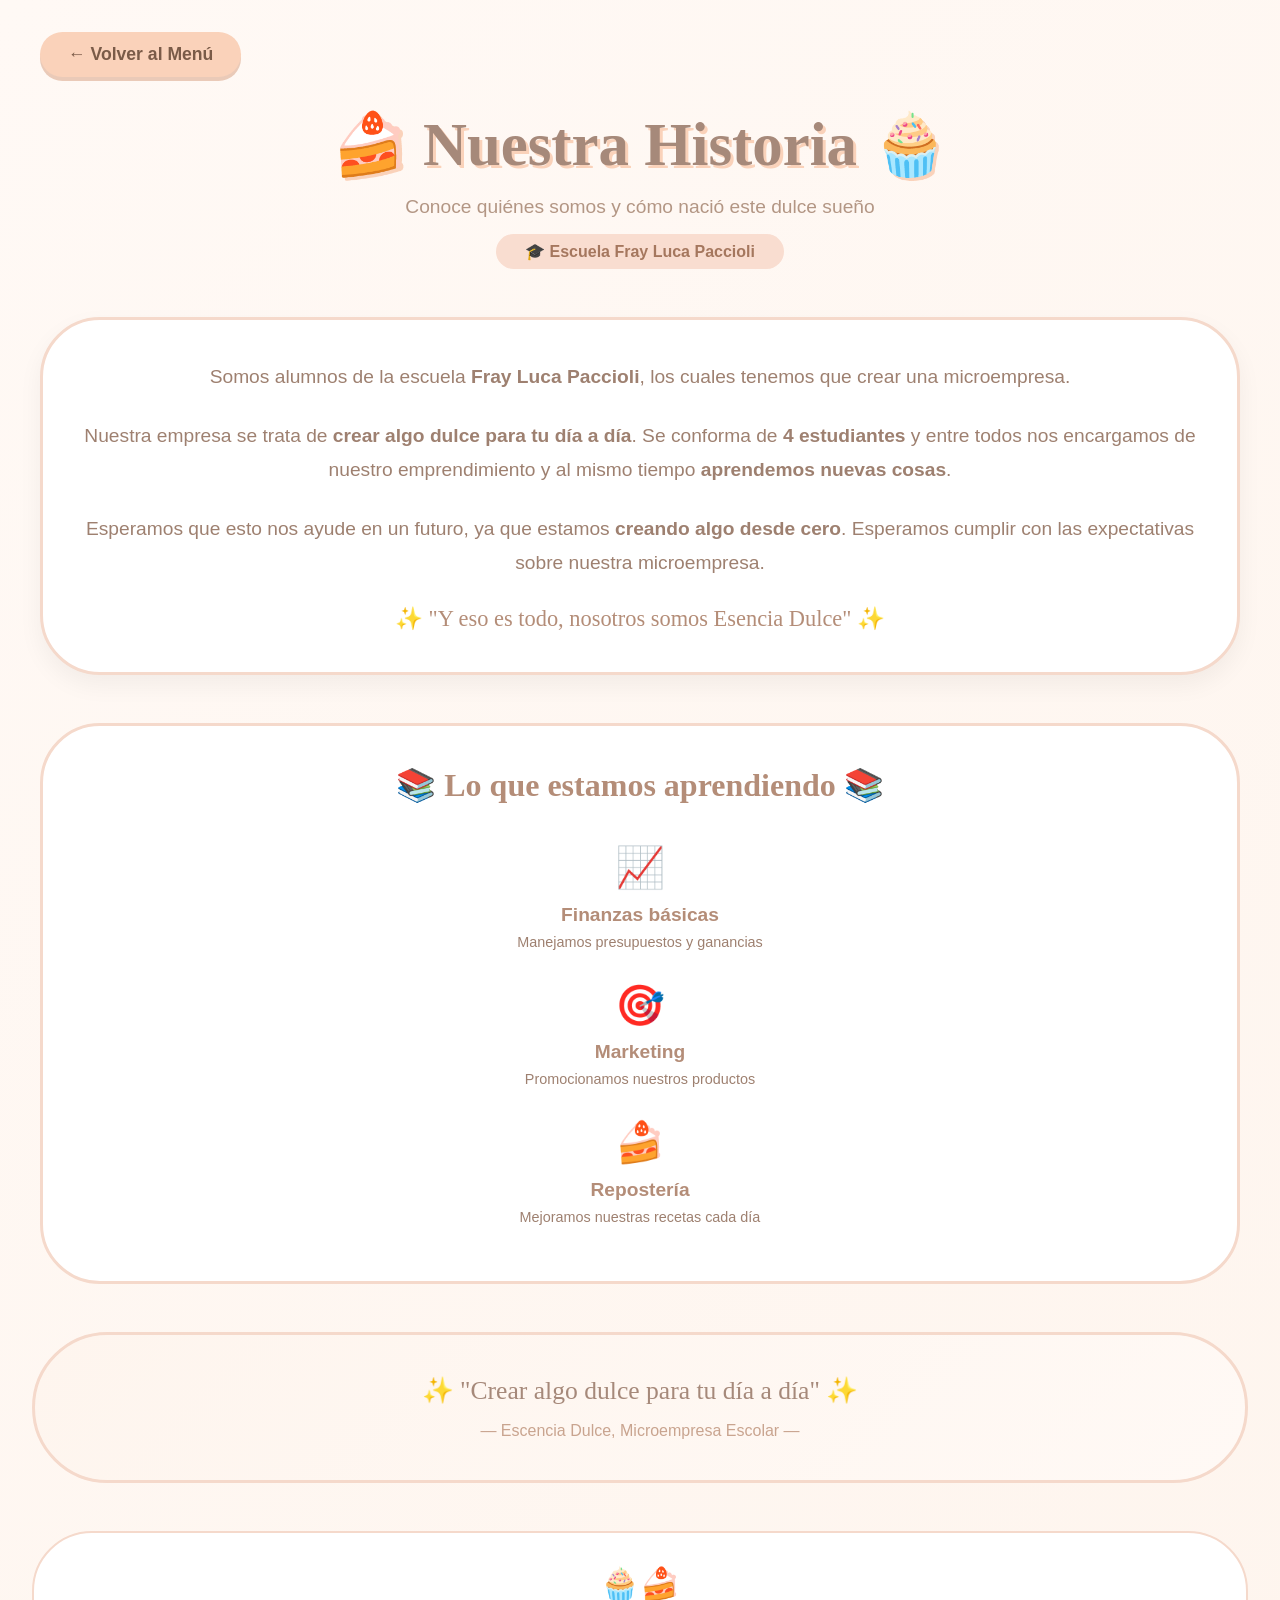
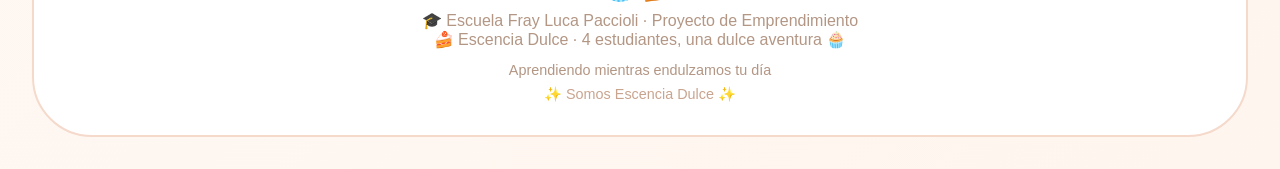
<file: nosotros.html>
<!DOCTYPE html>
<html lang="es">
<head>
    <meta charset="UTF-8">
    <meta name="viewport" content="width=device-width, initial-scale=1.0">
    <title>Escencia Dulce · Nuestra Historia</title>
    <style>
        * {
            margin: 0;
            padding: 0;
            box-sizing: border-box;
        }

        body {
            font-family: 'Quicksand', 'Poppins', 'Segoe UI', sans-serif;
            background: linear-gradient(135deg, #fff9f5 0%, #fef5ee 100%);
            min-height: 100vh;
            padding: 2rem;
        }

        .historia-container {
            max-width: 1200px;
            margin: 0 auto;
        }

        /* Botón volver */
        .btn-volver {
            background: #fad2ba;
            border: none;
            padding: 12px 28px;
            border-radius: 50px;
            font-size: 1.1rem;
            font-weight: bold;
            color: #7a5b48;
            cursor: pointer;
            margin-bottom: 2rem;
            box-shadow: 0 4px 0 #eacab8;
            transition: all 0.2s;
            font-family: 'Quicksand', sans-serif;
            display: inline-flex;
            align-items: center;
            gap: 8px;
        }

        .btn-volver:hover {
            transform: translateY(2px);
            box-shadow: 0 2px 0 #eacab8;
            background: #f0c4aa;
        }

        /* Encabezado */
        .historia-header {
            text-align: center;
            margin-bottom: 3rem;
        }

        .historia-header h1 {
            font-family: 'Fredoka One', cursive;
            font-size: 3.8rem;
            color: #a6897a;
            text-shadow: 3px 3px 0 #fad2ba;
            margin-bottom: 1rem;
        }

        .historia-header p {
            font-size: 1.2rem;
            color: #b39684;
            max-width: 800px;
            margin: 0 auto;
        }

        .escuela-badge {
            display: inline-block;
            background: #f9ddd0;
            padding: 0.5rem 1.8rem;
            border-radius: 50px;
            margin-top: 1rem;
            font-weight: bold;
            color: #a5775e;
            font-size: 1rem;
        }

        /* Tarjeta principal de presentación */
        .presentacion {
            background: white;
            border-radius: 60px;
            padding: 2.5rem;
            margin: 2rem 0;
            border: 3px solid #f5d9cb;
            text-align: center;
            box-shadow: 0 10px 25px rgba(0,0,0,0.05);
        }

        .presentacion p {
            font-size: 1.2rem;
            line-height: 1.8;
            color: #9e8070;
            margin-bottom: 1.5rem;
        }

        .presentacion .frase-final {
            font-size: 1.4rem;
            font-family: 'Fredoka One', cursive;
            color: #b48d78;
            margin-top: 1.5rem;
        }

        /* Sección del equipo */
        .equipo {
            margin-top: 3rem;
            text-align: center;
        }

        .equipo h2 {
            font-family: 'Fredoka One', cursive;
            font-size: 2.2rem;
            color: #b48d78;
            margin-bottom: 2rem;
        }

        .equipo-grid {
            display: grid;
            grid-template-columns: repeat(auto-fit, minmax(220px, 1fr));
            gap: 2rem;
            margin-top: 2rem;
        }

        .miembro-card {
            background: white;
            padding: 1.8rem;
            border-radius: 50px;
            border: 3px solid #f5d9cb;
            transition: all 0.3s;
            text-align: center;
        }

        .miembro-card:hover {
            transform: translateY(-5px);
        }

        .miembro-avatar {
            width: 110px;
            height: 110px;
            background: linear-gradient(135deg, #fad2ba, #f0c4aa);
            border-radius: 50%;
            display: flex;
            align-items: center;
            justify-content: center;
            font-size: 3rem;
            margin: 0 auto 1rem auto;
            border: 4px solid white;
            box-shadow: 0 8px 15px rgba(0,0,0,0.1);
        }

        .miembro-card h3 {
            color: #b48d78;
            font-size: 1.3rem;
            margin-bottom: 0.3rem;
        }

        .miembro-rol {
            color: #c9a48f;
            font-size: 0.9rem;
            font-weight: bold;
            margin-bottom: 0.5rem;
        }

        .miembro-descripcion {
            color: #9e8070;
            font-size: 0.85rem;
            line-height: 1.4;
        }

        /* Sección de aprendizaje */
        .aprendizaje {
            background: white;
            border-radius: 60px;
            padding: 2.5rem;
            margin: 3rem 0;
            border: 3px solid #f5d9cb;
            text-align: center;
        }

        .aprendizaje h2 {
            font-family: 'Fredoka One', cursive;
            font-size: 2rem;
            color: #b48d78;
            margin-bottom: 1.5rem;
        }

        .aprendizaje-grid {
            display: grid;
            grid-template-columns: repeat(auto-fit, minmax(200px, 1fr));
            gap: 1.5rem;
            margin-top: 1.5rem;
        }

        .aprendizaje-item {
            padding: 1rem;
        }

        .aprendizaje-emoji {
            font-size: 2.5rem;
            margin-bottom: 0.8rem;
        }

        .aprendizaje-item h3 {
            color: #b48d78;
            font-size: 1.2rem;
            margin-bottom: 0.5rem;
        }

        .aprendizaje-item p {
            color: #9e8070;
            font-size: 0.9rem;
        }

        /* Frase motivacional */
        .frase-motivacional {
            background: linear-gradient(135deg, #fef5ee, #fff9f5);
            border-radius: 80px;
            padding: 2.5rem;
            margin: 3rem 0;
            border: 3px solid #f5d9cb;
            text-align: center;
        }

        .frase-motivacional p {
            font-size: 1.6rem;
            color: #a6897a;
            font-family: 'Fredoka One', cursive;
            margin-bottom: 1rem;
        }

        .frase-autor {
            font-size: 1rem;
            color: #c9a48f;
        }

        /* Footer */
        .footer-historia {
            text-align: center;
            margin-top: 3rem;
            padding: 2rem;
            background: white;
            border-radius: 60px;
            border: 2px solid #f5d9cb;
        }

        .footer-historia p {
            color: #b39684;
        }

        .logo-final {
            font-size: 2rem;
            margin-bottom: 0.5rem;
        }

        /* Responsive */
        @media (max-width: 768px) {
            body {
                padding: 1rem;
            }
            .historia-header h1 {
                font-size: 2.5rem;
            }
            .presentacion p {
                font-size: 1rem;
            }
            .frase-motivacional p {
                font-size: 1.2rem;
            }
        }
    </style>
</head>
<body>
    <div class="historia-container">
        <!-- Botón volver al menú -->
        <button class="btn-volver" onclick="location.href='index.html'">
            ← Volver al Menú
        </button>

        <!-- Encabezado -->
        <div class="historia-header">
            <h1>🍰 Nuestra Historia 🧁</h1>
            <p>Conoce quiénes somos y cómo nació este dulce sueño</p>
            <div class="escuela-badge">🎓 Escuela Fray Luca Paccioli</div>
        </div>

        <!-- Tarjeta principal de presentación -->
        <div class="presentacion">
            <p>Somos alumnos de la escuela <strong>Fray Luca Paccioli</strong>, los cuales tenemos que crear una microempresa.</p>
            <p>Nuestra empresa se trata de <strong>crear algo dulce para tu día a día</strong>. Se conforma de <strong>4 estudiantes</strong> y entre todos nos encargamos de nuestro emprendimiento y al mismo tiempo <strong>aprendemos nuevas cosas</strong>.</p>
            <p>Esperamos que esto nos ayude en un futuro, ya que estamos <strong>creando algo desde cero</strong>. Esperamos cumplir con las expectativas sobre nuestra microempresa.</p>
            <div class="frase-final">✨ "Y eso es todo, nosotros somos Esencia Dulce" ✨</div>
        </div>

   

        <!-- Sección de aprendizaje -->
        <div class="aprendizaje">
            <h2>📚 Lo que estamos aprendiendo 📚</h2>
                <div class="aprendizaje-item">
                    <div class="aprendizaje-emoji">📈</div>
                    <h3>Finanzas básicas</h3>
                    <p>Manejamos presupuestos y ganancias</p>
                </div>
                <div class="aprendizaje-item">
                    <div class="aprendizaje-emoji">🎯</div>
                    <h3>Marketing</h3>
                    <p>Promocionamos nuestros productos</p>
                </div>
                <div class="aprendizaje-item">
                    <div class="aprendizaje-emoji">🍰</div>
                    <h3>Repostería</h3>
                    <p>Mejoramos nuestras recetas cada día</p>
                </div>
            </div>
        </div>

        <!-- Frase motivacional -->
        <div class="frase-motivacional">
            <p>✨ "Crear algo dulce para tu día a día" ✨</p>
            <div class="frase-autor">— Escencia Dulce, Microempresa Escolar —</div>
        </div>

        <!-- Footer -->
        <div class="footer-historia">
            <div class="logo-final">🧁🍰</div>
            <p>🎓 Escuela Fray Luca Paccioli · Proyecto de Emprendimiento</p>
            <p>🍰 Escencia Dulce · 4 estudiantes, una dulce aventura 🧁</p>
            <p style="margin-top: 0.8rem; font-size: 0.9rem;">Aprendiendo mientras endulzamos tu día</p>
            <p style="margin-top: 0.5rem; font-size: 0.9rem; color: #c9a48f;">✨ Somos Escencia Dulce ✨</p>
        </div>
    </div>
</body>
</html>
</file>
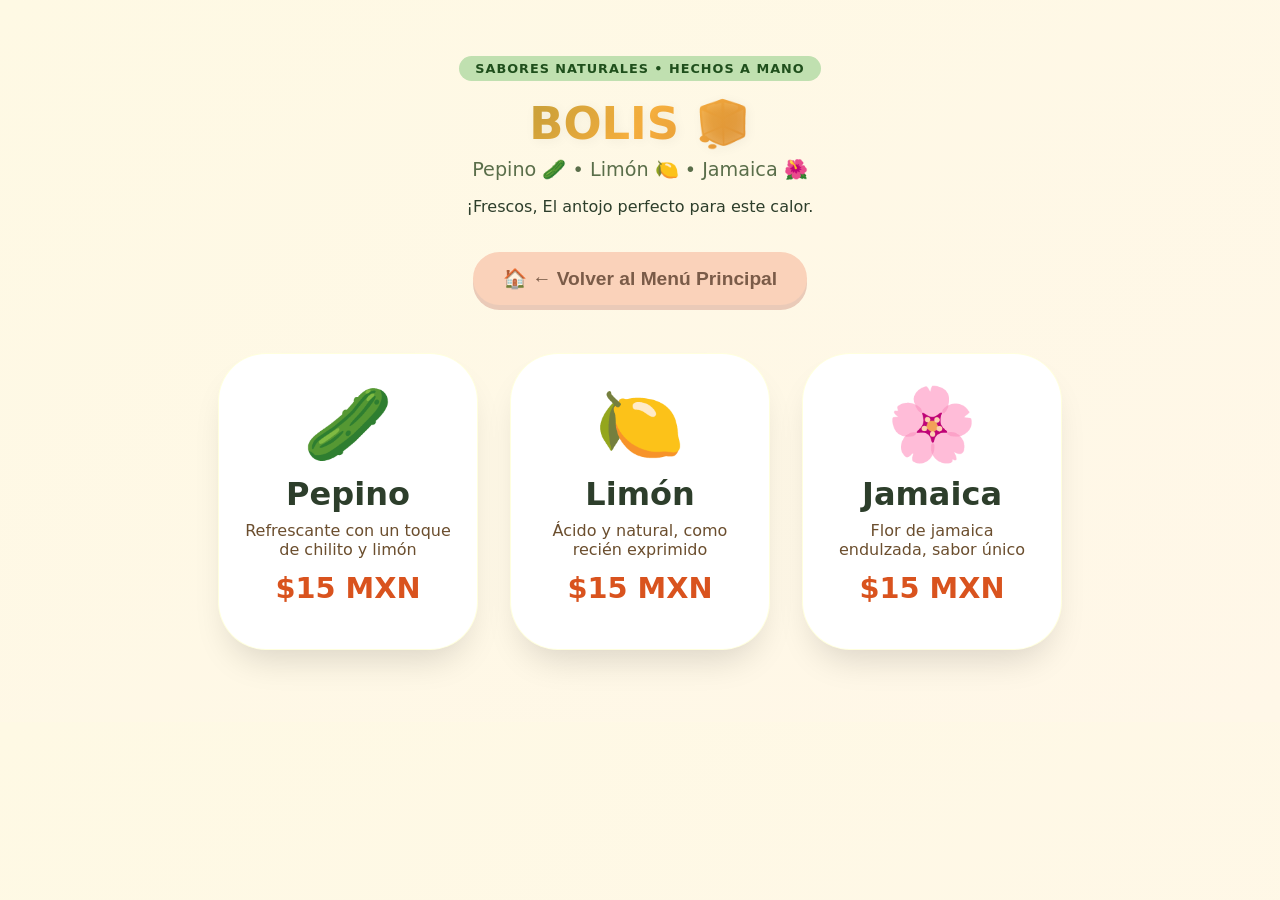
<file: menu/bolis.html>
<!DOCTYPE html>
<html lang="es">
<head>
    <meta charset="UTF-8">
    <meta name="viewport" content="width=device-width, initial-scale=1.0, user-scalable=yes">
    <title>Bolis Artesanales | Pepino, Limón y Jamaica</title>
    <style>
        * {
            margin: 0;
            padding: 0;
            box-sizing: border-box;
        }

        body {
            font-family: 'Segoe UI', 'Poppins', system-ui, -apple-system, 'Roboto', sans-serif;
            background: linear-gradient(145deg, #fef9e4 0%, #fff7e8 100%);
            color: #2d3e2b;
            scroll-behavior: smooth;
        }

        /* contenedor principal */
        .container {
            max-width: 1200px;
            margin: 0 auto;
            padding: 1.5rem;
        }

        /* encabezado */
        .header {
            text-align: center;
            padding: 2rem 0 1rem;
        }

        .badge {
            background: #c0e0b0;
            color: #1f4f1c;
            display: inline-block;
            padding: 0.3rem 1rem;
            border-radius: 40px;
            font-weight: 600;
            font-size: 0.8rem;
            letter-spacing: 1px;
            margin-bottom: 1rem;
        }

        h1 {
            font-size: 2.8rem;
            font-weight: 800;
            background: linear-gradient(135deg, #2c6e2c, #f9b23f, #b23c1c);
            background-clip: text;
            -webkit-background-clip: text;
            color: transparent;
            text-shadow: 2px 2px 12px rgba(0,0,0,0.05);
            margin-bottom: 0.5rem;
        }

        .tagline {
            font-size: 1.2rem;
            color: #5a6e4a;
            font-weight: 500;
            margin-bottom: 1rem;
        }

        /* tarjetas de sabores */
        .sabores {
            display: flex;
            flex-wrap: wrap;
            justify-content: center;
            gap: 2rem;
            margin: 3rem 0;
        }

        .card {
            background: white;
            border-radius: 48px;
            padding: 1.8rem 1.5rem 2rem;
            width: 260px;
            text-align: center;
            box-shadow: 0 20px 35px -12px rgba(0, 0, 0, 0.15);
            transition: transform 0.2s ease, box-shadow 0.2s;
            backdrop-filter: blur(2px);
            border: 1px solid rgba(255,255,200,0.6);
        }

        .card:hover {
            transform: translateY(-10px);
            box-shadow: 0 30px 40px -12px rgba(0, 0, 0, 0.2);
        }

        .emoji-sabor {
            font-size: 4.5rem;
            margin-bottom: 0.5rem;
        }

        .card h3 {
            font-size: 2rem;
            font-weight: 700;
            margin-bottom: 0.5rem;
        }

        .card p {
            color: #6b4e2e;
            font-weight: 500;
            margin: 0.5rem 0;
        }

        .precio {
            font-size: 1.8rem;
            font-weight: 800;
            color: #d9531e;
            margin: 0.75rem 0;
        }

        .btn-sabor {
            background: #f4cba4;
            border: none;
            padding: 0.6rem 1.2rem;
            border-radius: 60px;
            font-weight: 600;
            font-size: 0.9rem;
            cursor: pointer;
            transition: 0.2s;
            margin-top: 0.5rem;
            color: #3b2a1f;
        }

        .btn-sabor:hover {
            background: #ffb347;
            color: white;
            transform: scale(1.02);
        }

        /* promo especial */
        .promo-banner {
            background: #ffe0b5;
            border-radius: 70px;
            padding: 1.5rem 2rem;
            display: flex;
            flex-wrap: wrap;
            align-items: center;
            justify-content: space-between;
            margin: 2rem 0;
            gap: 1rem;
            border: 2px dashed #f3a683;
        }

        .promo-text h4 {
            font-size: 1.8rem;
            font-weight: 800;
            color: #b64926;
        }

        .promo-text p {
            font-size: 1rem;
        }

        .cupon {
            background: white;
            padding: 0.8rem 1.5rem;
            border-radius: 50px;
            font-weight: bold;
            font-family: monospace;
            font-size: 1.4rem;
            letter-spacing: 2px;
            color: #2c6e2c;
            border: 1px solid #cb8b42;
        }

        /* carrito / pedido simulado */
        .pedido-section {
            background: #f0f3ea;
            border-radius: 48px;
            padding: 2rem;
            margin: 2rem 0;
            text-align: center;
        }

        .selector {
            display: flex;
            flex-wrap: wrap;
            justify-content: center;
            gap: 1rem;
            margin: 1.5rem 0;
        }

        .item-pedido {
            background: white;
            padding: 0.6rem 1.2rem;
            border-radius: 100px;
            display: inline-flex;
            align-items: center;
            gap: 0.6rem;
            font-weight: 600;
            box-shadow: 0 2px 6px rgba(0,0,0,0.05);
        }

        .item-pedido button {
            background: #cfe3c3;
            border: none;
            font-size: 1.2rem;
            width: 32px;
            border-radius: 50%;
            cursor: pointer;
            font-weight: bold;
            transition: 0.1s;
        }

        .item-pedido span {
            min-width: 30px;
            text-align: center;
            font-size: 1.2rem;
        }

        .total {
            font-size: 1.8rem;
            font-weight: 800;
            margin: 1rem 0;
        }

        .btn-pedir {
            background: #2c6e2c;
            color: white;
            border: none;
            padding: 0.9rem 2.5rem;
            font-size: 1.2rem;
            font-weight: bold;
            border-radius: 60px;
            cursor: pointer;
            transition: 0.2s;
            box-shadow: 0 8px 14px rgba(0,0,0,0.1);
        }

        .btn-pedir:hover {
            background: #1f521f;
            transform: scale(1.02);
        }

        .mensaje-flotante {
            position: fixed;
            bottom: 20px;
            right: 20px;
            background: #2e7d32;
            color: white;
            padding: 12px 24px;
            border-radius: 40px;
            font-weight: 500;
            opacity: 0;
            transition: opacity 0.3s;
            pointer-events: none;
            z-index: 1000;
            box-shadow: 0 4px 12px rgba(0,0,0,0.2);
        }

        footer {
            text-align: center;
            padding: 2rem 0 1rem;
            font-size: 0.8rem;
            color: #8f9e7c;
        }

        @media (max-width: 680px) {
            h1 { font-size: 2rem; }
            .card { width: 220px; }
            .promo-banner { flex-direction: column; text-align: center; }
        }
    </style>
</head>
<body>
<div class="container">
    <div class="header">
        <div class="badge"> SABORES NATURALES • HECHOS A MANO</div>
        <h1> BOLIS  🧊</h1>
        <div class="tagline">Pepino 🥒 • Limón 🍋 • Jamaica 🌺</div>
        <p>¡Frescos, El antojo perfecto para este calor.</p>
    </div>
 <button onclick="window.location.href='../index.html'" style="
    background: #fad2ba;
    border: none;
    padding: 15px 30px;
    border-radius: 60px;
    font-size: 1.2rem;
    font-weight: bold;
    color: #7a5b48;
    cursor: pointer;
    margin: 20px auto;
    display: block;
    font-family: 'Quicksand', sans-serif;
    box-shadow: 0 5px 0 #eacab8;
    transition: all 0.2s;
    text-align: center;
">
    🏠 ← Volver al Menú Principal
</button>
    <!-- Tarjetas de sabores -->
    <div class="sabores">
        <div class="card">
            <div class="emoji-sabor">🥒</div>
            <h3>Pepino</h3>
            <p>Refrescante con un toque de chilito y limón</p>
            <div class="precio">$15 MXN</div>
        </div>
        <div class="card">
            <div class="emoji-sabor">🍋</div>
            <h3>Limón</h3>
            <p>Ácido y natural, como recién exprimido</p>
            <div class="precio">$15 MXN</div>
        </div>
        <div class="card">
            <div class="emoji-sabor">🌸</div>
            <h3>Jamaica</h3>
            <p>Flor de jamaica endulzada, sabor único</p>
            <div class="precio">$15 MXN</div>
        </div>
    </div>
</file>
